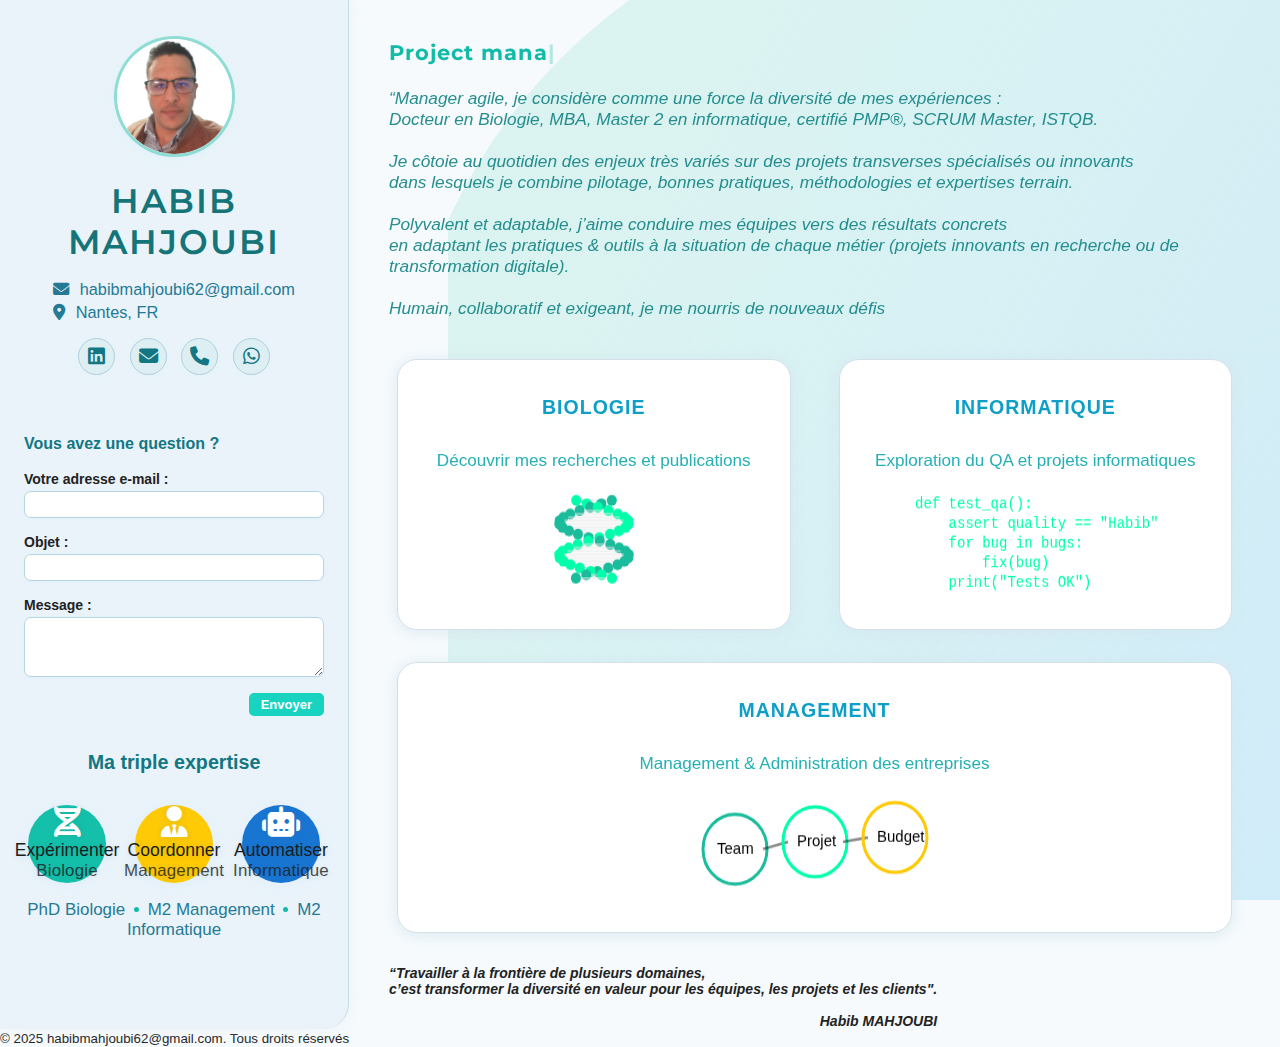
<file: index.html>
<!DOCTYPE html>
<html lang="fr">
<head>
  <link href="https://fonts.googleapis.com/css?family=Montserrat:400,600&display=swap" rel="stylesheet">
  <meta charset="UTF-8">
  <meta name="viewport" content="width=device-width,initial-scale=1.0">
  <title>Habib MAHJOUBI | Ingénieur test QA </title>
  <link rel="stylesheet" href="style.css">
  <!-- Font Awesome pour les icônes  -->
  <link rel="stylesheet" href="https://cdnjs.cloudflare.com/ajax/libs/font-awesome/6.4.2/css/all.min.css">
</head>
<body>
  <!-- Effet background -->
  <div class="right-bg-decoration"></div>
  <div class="container">
    <aside class="profile">
      <div class="profile-pic-wrap">
        <img src="images/profil.png" alt="Photo de profil" class="profile-pic">
      </div>
      <h1>Habib MAHJOUBI </h1>
      <!--<span class="job-title">Ingénieur<br>test QA</span>-->
      <div class="profile-info">
        <p class="email"><i class="fas fa-envelope"></i> habibmahjoubi62@gmail.com</p>
        <p><i class="fas fa-map-marker-alt"></i> Nantes, FR</p>
      </div>
      <div class="social-links">
        <a href="https://www.linkedin.com/in/habib-mahjoubi-20152142/" target="_blank" rel="noopener" title="LinkedIn">
          <i class="fab fa-linkedin"></i>
        </a>
        <a href="mailto:habibmahjoubi62@gmail.com" title="Email"><i class="fas fa-envelope"></i></a>
        <a href="tel:0769308593" title="Téléphone"><i class="fas fa-phone"></i></a>
        <a href="#" title="Whatsapp"><i class="fab fa-whatsapp"></i></a>
      </div>
      <br> 
      <form id="contact-form" class="contact-form">
        <div class="contact-title">Vous avez une question&nbsp;?</div>
        <label>Votre adresse e-mail :</label>
        <input type="email" name="email" required>
        <label>Objet :</label>
        <input name="objet" required>
        <label>Message :</label>
        <textarea name="message" required rows="3"></textarea>
        <button type="submit" class="contact-btn">Envoyer</button>
      </form>
      <div id="popup-confirm" style="
          display:none; 
          position: fixed; left: 16px; top: 16px; 
          background: #1abc9c; color: #fff; 
          padding: 12px 22px; border-radius: 8px; 
          font-size: 15px; font-weight:600; 
          z-index: 99;
          box-shadow: 0 3px 16px #13907b33;
      ">Message envoyé avec succès !</div>
      <h2 class="triskel-title">Ma triple expertise</h2>
      <div class="triskel-flex">
        <div class="triskel-bulle" data-label="Biologie" title="PhD Biologie" style="--col:#14c0aa">
          <i class="fas fa-dna"></i>
          <div class="triskel-keyword">Expérimenter</div>
          <div class="triskel-mini">Biologie</div>
        </div>
        <div class="triskel-bulle" data-label="Management" title="M2 Management" style="--col:#fec905">
          <i class="fas fa-user-tie"></i>
          <div class="triskel-keyword">Coordonner</div>
          <div class="triskel-mini">Management</div>
        </div>
        <div class="triskel-bulle" data-label="Informatique" title="M2 Informatique" style="--col:#1975d2">
          <i class="fas fa-robot"></i>
          <div class="triskel-keyword">Automatiser</div>
          <div class="triskel-mini">Informatique</div>
        </div>
      </div>
      <div class="triskel-sub">
        <span>PhD Biologie</span>
        <span class="triskel-dot"></span>
        <span>M2 Management</span>
        <span class="triskel-dot"></span>
        <span>M2 Informatique</span>
      </div>
    </aside>
    <main class="content">
      <div class="intro">
        <div class="typewriter" id="animated-header"></div>
        <div class="intro-citation">
          “Manager agile, je considère comme une force la diversité de  mes expériences :<br> 
          Docteur en Biologie, MBA, Master 2 en informatique, certifié PMP®, SCRUM Master, ISTQB.<br>
          <br>
          Je côtoie au quotidien des enjeux très variés sur des projets transverses spécialisés ou innovants<br> 
          dans lesquels je combine pilotage, bonnes pratiques, méthodologies et expertises terrain.<br>
          <br>
          Polyvalent et adaptable, j’aime conduire mes équipes vers des résultats concrets<br> 
          en adaptant les pratiques & outils à la situation de chaque métier (projets innovants en recherche ou de transformation digitale).<br>
          <br>
          Humain, collaboratif et exigeant, je me nourris de nouveaux défis<br> 
        </div>
      </div>
      <section class="home-sections">
        <div class="section-block" onclick="window.location.href='bio.html'">
          <h2>BIOLOGIE</h2>
          <div class="section-description">Découvrir mes recherches et publications</div>
          <canvas id="dna-canvas"></canvas>
        </div>
        <div class="section-block" onclick="window.location.href='info.html'">
          <h2>INFORMATIQUE</h2>
          <div class="section-description">Exploration du QA et projets informatiques</div>
          <canvas id="code-canvas"></canvas>
        </div>
        <div class="section-block" onclick="window.location.href='management.html'">
          <h2>MANAGEMENT</h2>
          <div class="section-description">Management & Administration des entreprises</div>
          <canvas id="business-canvas"></canvas>
        </div>
      </section>
        <div style="font-size:14px; font-style:italic; font-weight:bold; width:fit-content; max-width:650px;">
          <br>
          <br>
          “Travailler à la frontière de plusieurs domaines,<br>
          c’est transformer la diversité en valeur pour les équipes, les projets et les clients".<br>
          <br>
          <span style="display:block; text-align:right;">Habib MAHJOUBI</span>
        </div>
    </main>
  </div>
  <script src="script.js">

//pour le bouton retour en bas de la page
window.addEventListener('scroll', function() {
  const topBtn = document.getElementById('top-btn');
  if(window.scrollY > 250) topBtn.style.display = 'block';
  else topBtn.style.display = 'none';
});
  </script>
<a href="#" class="scrolltop-btn" id="top-btn"
  onclick="window.scrollTo({top:0, behavior:'smooth'}); return false;">
  ↑ Retour en haut
</a>
</body>
<footer>
  <small>© 2025 habibmahjoubi62@gmail.com. Tous droits réservés</small>
</footer>
</html>
</file>
<file: style.css>
body { font-family: 'Montserrat', 'Segoe UI', Arial, sans-serif; }
body {
    margin: 0;
    padding: 0;
    font-family: 'Segoe UI', Arial, sans-serif;
    background: #f6fafd;        /* Fond clair */
    color: #222;
}

.container {
    display: flex;
    min-height: 100vh;
}

aside.profile {
    width: 300px;
    background: #eaf3fa;
    border-right: 1.5px solid #c5dde6;
    padding: 36px 24px 0 24px;
    display: flex;
    flex-direction: column;
    align-items: center;
    position: relative;
    min-height: 50vh;
    box-shadow: 0 0 18px #dce7ee55;
}

.profile h1 { margin-bottom: 0; font-size:2rem;}
.profile .job-title { font-size: 1.1em; color: #127782; margin-bottom: 13px; text-align:right;}
.profile-pic { width: 150px; height: 150px; border-radius: 26%; object-fit: cover; background: #d1e3ef;}
.profile-info { margin: 12px 0;}
.social-links { margin: 13px 0;}
.social-links a {
    color: #127782; background: #deeff3; border-radius: 50%; width: 35px; height: 35px; line-height: 35px; margin: 0 5px; text-align: center; transition: background .2s;
    display: inline-block; font-size: 1.2em; border: 1px solid #b1cfde;
}
.social-links a:hover { background: #17d3bf; color: #fff; }
aside footer { position: absolute; bottom: 20px; left: 0; right: 0; width: 100%; text-align: center; font-size: 0.88em; color: #5a6972; }

main.content {
    flex: 1;
    padding: 40px 40px 0 40px;
    background: #f6fafd;
    overflow-y: auto;
}

.intro h2 span { color: #1abc9c; }
.intro p {
    font-size: 2em;
    color: #186063;
}

.home-sections {
    display: flex;
    gap: 32px;
    margin-top: 40px;
    flex-wrap: wrap;
    justify-content: space-around;
}
.section-block {
    flex: 1 1 290px;
    min-width: 285px;
    background: #ffffff;
    border-radius: 18px;
    box-shadow: 0 2px 14px #d5e6eecc;
    margin: 0 8px;
    cursor: pointer;
    padding: 20px 18px 28px 18px;
    text-align: center;
    transition: transform .17s, box-shadow .17s, border-color .2s;
    border: 1.5px solid #d3e0ea;
}
.section-block:hover {
    box-shadow: 0 2px 24px #88f6e055;
    border-color: #17d3bf;
    transform: translateY(-3px) scale(1.025);
}
.section-block h2 {
    color: #127782;
    font-size: 1.18em;
    min-height: 48px;
}
.section-block canvas {
    /*background: #e7f7fa;*/
    background: #ffffff;
    border-radius: 13px;
    width: 100%;
    max-width: 260px;
    height: 120px;
    margin: 10px auto 0 auto;
    display: block;
}
@media (max-width: 900px){
    .container { flex-direction: column;}
    aside.profile { width: 100%; border-right: none; border-bottom: 1px solid #c5dde6; flex-direction:row; justify-content: space-between; height:auto; min-height:unset;}
    main.content { padding: 24px;}
    .home-sections { flex-direction: column; gap: 23px;}
}
@media (max-width: 600px){
    aside.profile { flex-direction: column; align-items: center;}
    main.content { padding: 10px;}
}

/* Pour les pages de détails */
.page-details {
    max-width: 1000px;
    margin: 30px auto;
    padding: 34px 24px 48px 24px;
    border-radius: 17px;
    /*box-shadow: 0 2px 24px #b3d7e466;
    color: #262f33;*/
}
.page-details h1 {
    color: #1abc9c;
    margin-top: 0;
}
.page-details a {
    font-weight: bold;
    color: #127782;
    text-decoration: none;
}
.page-details h2 {
    margin-bottom: 10px;
    color: #1abc99;
}
.page-details h3 {
  color: #127782;
  margin-bottom: 2px;
}
.page-details .exp { margin-bottom: 32px; }
.page-details .periode { color: #888; font-size: 0.95em; }
.page-details ul { margin-bottom: 0; }
.page-details h3 { color: #127782; margin-bottom: 8px;}
.page-details .periode { color:#888; font-size:0.97em;}
.page-details ul { margin-bottom: 20px;}
.page-details ol { margin-bottom: 20px;}
.page-details a { color: #1abc9c; }
.logos-orga {
  display: flex;
  justify-content: center;
  align-items: center;
  gap: 30px;
  margin-top: 40px;
  margin-bottom: 10px;
  flex-wrap: wrap;
}
.logos-orga img {
  height: 46px;
  max-width: 120px;
  object-fit: contain;
  background: #fff;
  border-radius: 8px;
  padding: 6px 12px;
  box-shadow: 0 1px 12px #b8d8ee22;
  transition: transform .16s;
}
.logos-orga img:hover {
  transform: scale(1.07);
  box-shadow: 0 4px 16px #88d6ff44;
}
@media (max-width:500px){
  .logos-orga { gap: 14px; }
  .logos-orga img { height: 32px; max-width: 80px; padding: 3px 4px; }
}
.cert-list {
  margin-top: 18px;
  display: flex;
  flex-direction: column;
  gap: 22px;
}
.cert-item {
  display: flex;
  align-items: flex-start;
  gap: 20px;
  /*background: #eaf3fa;*/
  border-radius: 12px;
  box-shadow: 0 1px 10px #fcfcfc18;
  padding: 15px 18px;
  transition: box-shadow .17s;
}
.cert-item:hover {
  box-shadow: 0 3px 18px #fcfdfd55;
}
.cert-logo {
  width: 48px;
  height: 48px;
  object-fit: contain;
  border-radius: 8px;
  box-shadow: 0 1px 7px #b5e2ff44;
  flex-shrink: 0;
  margin-top: 6px;
}
@media (max-width:600px){
  .cert-item { flex-direction: column; align-items: center; text-align: left; padding: 13px 11px; }
  .cert-logo { margin-bottom: 6px; margin-top: 0; }
}
.cert-item ul {
  margin: 5px 0 0 16px;
  font-size: 0.98em;
}
.cert-item li{margin-bottom:2px;}

/*Animations dans les pages de détails*/
#bg-dna {
  position: fixed;
  top: 0; left: 0;
  width: 100vw;
  height: 100vh;
  z-index: -1;
  pointer-events: none;
  background: transparent;
}

#bg-bugs {
  position: fixed;
  top: 0; left: 0;
  width: 100vw;
  height: 100vh;
  z-index: -1;
  pointer-events: none;
  background: transparent;
}
#bg-management {
  position: fixed;
  left: 0; top: 0;
  width: 100vw;
  height: 100vh;
  z-index: -1;
  pointer-events: none;
  background: transparent;
}
/* -------- Décoration background moderne pour l'accueil -------- */
.right-bg-decoration {
  position: fixed;
  top: 0; right: 0; z-index: 0;
  width: 65vw; height: 100vh;
  background: linear-gradient(120deg, #d4f1edcc 22%, #b1e0f688 98%);
  clip-path: ellipse(68% 62% at 62% 50%);
  pointer-events: none;
}
@media(max-width:900px){
  .right-bg-decoration { width: 100vw; height: 35vh; top:auto; bottom:0; clip-path: ellipse(100% 40% at 60% 98%);}
}

/* ---- Profil modernisé ---- */
.profile {
  border-radius: 0 0 1.6em 0;
  box-shadow: 0 1.5px 24px #c4e7ff18;
  background: #eaf3fa;
  padding-top: 32px;
}
.profile-pic {
  border-radius: 50%;
  border: 3px solid #11bba874;
  box-shadow: 0 2px 13px #b1eaea25;
  width: 115px; height: 115px;
  margin-bottom: 13px;
  background: #f6fafc;
  object-fit: cover;
}
@media(max-width:900px){
  .profile-pic { width: 80px; height: 80px;}
}
.profile h1 {
  font-family: 'Montserrat', Arial, sans-serif;
  text-transform: uppercase;
  font-weight: 600;
  letter-spacing: 2px;
  margin-top: 6px; margin-bottom: 4px;
  color: #157478;
  font-size: 2.1rem;
  text-align: center;
}
.job-title {
  color: #19b3a7;
  font-size: 1.09em;
  font-weight: 500;
  letter-spacing: .8px;
  margin-bottom: 11px;
  display: block;
  line-height: 1.2;
  text-align: center;
}
/* Footer profil discret */
aside footer {
  position: absolute;
  bottom: 14px; left: 0; right: 0;
  text-align: center;
  font-size: 0.93em;
  color: #7bb4c3;
}
/* Mail / lieu plus icônes */
.profile-info .email, .profile-info p { color: #247a95; font-size: 1.02em; margin: 2px 0 4px 0;}
.profile-info .fas { margin-right: 6px; }
.social-links { margin:0 0 15px 0;}
.social-links a {
  box-shadow: 0 2px 8px #c1f3f222;
  transition: background .2s, color .2s, transform .19s;
}
.social-links a:hover { background: #1abc9c; color: #fff; transform:scale(1.11);}
.social-links { margin-bottom: 22px; }

/* --- Intro modernisée + citation */
.intro {
  margin-bottom: 0.4em;
  position: relative;
}
.intro h2 {
  font-size: 2.15em;
  letter-spacing:-1px;
  color: #187d8c;
  font-weight: 600;
  margin: 0 0 8px 0;
  font-family: 'Montserrat', Arial, sans-serif;
}
.intro h2 span { color: #11bba8; font-weight: bold; }
.intro-citation {
  margin-bottom: 0.7em;
  font-size: 1.08em;
  font-style: italic;
  color: #168585;
  text-shadow: 0 1.5px 9px #cbf6fa1a;
  opacity: 0.92;
}

/* --- Sections modernisée, ombre et hover plus "card", mini descriptif --- */
.section-block {
  position: relative;
  overflow: hidden;
  border-radius: 20px;
  transition:
    box-shadow .21s cubic-bezier(0.1,0.7,0.8,1.08),
    border-color .18s,
    transform .18s,
    background .16s;
}
.section-block:hover {
    border-color: #11bba8;
    box-shadow: 0 4px 22px #0abea159;
    transform: scale(1.028) translateY(-2px);
    background: linear-gradient(112deg,#fff 80%,#d9faf696 99%);
}
.section-block h2 {
    font-size: 1.22em;
    letter-spacing: 1px;
    color: #0e9ec6;
    text-shadow: 0 1.5px 7px #cbf6fa2a;
    margin-bottom: 7px;
}
.section-description {
    font-size: 1.07em;
    font-weight: 500;
    color: #0ca7aa;
    opacity: .89;
    margin-bottom: 6px;
}

/* Ajustement pour mobile */
@media (max-width: 900px){
  .intro h2 { font-size: 1.41em;}
  .profile h1 { font-size: 1.55rem;}
  .section-block { border-radius: 12px;}
}
@media (max-width: 600px){
  .intro, .home-sections, .section-block { text-align: center; }
  .right-bg-decoration { display: none; }
}
/*section bas de page d'accueil*/
.home-quote {
  margin: 48px auto 14px auto;
  text-align: center;
  font-size: 1.13em;
  font-style: italic;
  color: #13907b;
  padding: 14px 8px 10px 8px;
  max-width: 700px;
  opacity: 0.92;
  letter-spacing: .01em;
  background: linear-gradient(90deg, #eaf3fa 11%, #f4fafd 90%);
  border-radius: 23px;
  box-shadow: 0 3px 16px #0a0a0a22;
}
@media (max-width:600px) {
  .home-quote { font-size: 1em; max-width: 98vw; margin: 32px 2vw; }
}

#contact-form input, #contact-form textarea {
  box-shadow: 0 1px 4px #cce7ef26;
  outline: none;
}
#contact-form input:focus, #contact-form textarea:focus {
  border-color: #1abc9c;
  box-shadow: 0 2px 8px #1abc9c18;
}
#contact-form button:hover {
  background: #139aa1;
}
#worldmap-visits {
  margin-bottom: 24px;
}
#svg-map {
  background: #f7fafc;
  border-radius: 18px;
  box-shadow: 0 2px 11px #c1eaea18;
}
#count-visits {
  font-family: 'Montserrat', Arial, sans-serif;
}

/*CSS formulaire de contact page accueil*/
.contact-form {
  width: 100%;
  max-width: 440px;
  margin-top: 20px;
  display: flex;
  flex-direction: column;
}

.contact-title {
  font-weight: bold;
  font-size: 16px;
  color: #127782;
  margin-bottom: 12px;
  width: 100%;
}

.contact-form label {
  font-weight: 600;
  font-size: 14px;
  margin-bottom: 4px;
  margin-top: 6px;
}

.contact-form input,
.contact-form textarea {
  width: 100%;
  max-width: 100%;
  min-width: 0;
  box-sizing: border-box;
  padding: 5px 8px;
  border-radius: 7px;
  border: 1px solid #b4d5e1;
  margin-bottom: 10px;
  font-size: 13px;
  background: #fff;
  color: #222;
  resize: vertical;
}

.contact-form textarea {
  min-height: 60px;
}

.contact-btn {
  padding: 4px 12px;
  background: #17d3bf;
  color: #fff;
  border: none;
  border-radius: 5px;
  font-size: 13px;
  font-weight: 600;
  cursor: pointer;
  margin-top: 6px;
  align-self: flex-end;
  transition: background .14s, transform .14s;
  min-width:70px;
}
.contact-btn:hover {
  background: #139aa1;
  transform: scale(1.08);
}

/* Responsive */
@media (max-width: 700px) {
  .contact-form {
    max-width: 99vw;
    padding-left: 0;
    padding-right: 0;
  }
}
/**/

.info-hero {
  display: flex; align-items: center;
  gap: 32px; padding: 16px 0 23px 8px;
  border-radius: 15px; margin-bottom: 16px;
  background: linear-gradient(90deg, #f5fbfc 60%, #d6eff2 100%);
  box-shadow: 0 2px 14px #d5e6ee22;
}
.info-avatar {
  border-radius: 50%;
  width: 76px; height: 76px; object-fit: cover;
  border: 3px solid #11bba8;
  background: #f3fcfc;
  box-shadow: 0 2px 11px #b1eaea45;
}
.info-hero-content h1 { margin: 0 0 4px 0; color: #11bba8;}
.info-hero-content h2 { margin: 0 0 9px 0; font-size: 1.15em; color: #127782;}
.info-hero blockquote {
  font-size: 1em; color: #1c7d88; background: #eaf3fa99; border-radius: 8px;
  margin: 5px 0 0 0; padding: 5px 15px; border-left: 3px solid #11bba8; font-style: italic;
}
.info-diplome {
  display: flex; align-items: center; gap: 12px;
  margin: 10px 0 6px 0;
}
.logo-diplome { height: 38px; min-width: 38px; background:#fff; border-radius:7px; box-shadow:0 1px 6px #cffaf824;}
.timeline-vertical {
  border-left: 3px solid #11bba8; position: relative; margin: 34px 0 55px 20px; padding-left: 35px;
}
.eventV {
  position: relative; margin-bottom: 38px;
}
.event-yearV {
  position: absolute; left: -55px; top: 0; z-index: 3;
  background: #fff; color: #11bba8; font-weight: bold; font-size: 1.12em;
  border-radius: 8px; min-width: 45px; text-align: right; padding-right:8px;
}
.event-contentV {
  background: #eaf3fa;
  border-radius: 12px;
  box-shadow: 0 2px 12px #deede922;
  padding: 15px 18px 9px 20px;
  margin-left: 0; font-size: 0.99em;
}
/* Tag skills */
.tech-tags { margin-bottom: 30px;}
.tag {
  display: inline-block; background: #eaf3fa;
  color: #13907b; font-family: 'Montserrat', Arial, sans-serif;
  border-radius: 9px; padding: 5px 16px; margin: 0 6px 8px 0;
  font-size:0.99em; font-weight:600;
  box-shadow: 0 1px 7px #c1eaef12; transition:background .13s;
}
.tag:hover { background:#11bba8; color:#fff;}
/* Certifications en cards badge */
.cert-board {
  display: flex; flex-wrap: wrap; gap: 24px; 
  margin: 22px 0 34px 0; 
  justify-content: center;
}
.cert-flip {
  width: 140px; height: 170px; perspective: 700px; margin-bottom: 8px;
}
.cert-flip-inner {
  position: relative; width: 100%; height: 100%;
  transition: transform 0.7s cubic-bezier(.5,1.8,.5,.9);
  transform-style: preserve-3d;
}
.cert-flip:hover .cert-flip-inner, .cert-flip:focus-within .cert-flip-inner {
  transform: rotateY(180deg);
}
.cert-flip-front, .cert-flip-back {
  position: absolute;
  width: 100%; height: 100%;
  backface-visibility: hidden;
  display: flex; flex-direction: column; align-items: center; justify-content: center;
  border-radius: 14px; box-shadow: 0 2px 8px #0bb7a118;
  font-size: 1em; text-align: center;
  background: #f8fcff;
  color: #127782;
}
.cert-flip-front img {
  height: 48px; margin-bottom: 10px;
}
.cert-flip-front div { font-weight: bold; font-size:1em; margin-top: 4px;}
.cert-flip-back {
  background: #11bba8;
  color: #fff;
  transform: rotateY(180deg);
  padding: 12px 8px;
  font-size: 0.97em;
  border-radius: 14px; 
  box-shadow: 0 1px 8px #0bb7a123;
  display: flex; flex-direction: column; align-items: center; justify-content: center;
}
.cert-flip:focus-within .cert-flip-inner { transform: rotateY(180deg);}
.cert-flip { cursor: pointer;}
@media (max-width: 700px){
  .cert-board { gap:13px; }
  .cert-flip { width: 48vw; min-width:110px; height: 128px; }
}
 /*ajouter bouton retour dans la page bio*/
.scrolltop-btn {
  position: fixed;
  right: 24px;
  bottom: 32px;
  z-index: 9999;
  background: #eaf3fa;
  color: #127782;
  font-weight: bold;
  padding: 12px 20px;
  border-radius: 10px;
  font-size: 1.08em;
  box-shadow: 0 4px 18px #0bb8a111;
  border: none;
  text-decoration: none;
  transition: background 0.2s, color 0.2s, box-shadow 0.16s;
  opacity: 0.92;
  display: none; /* caché par défaut */
}
.scrolltop-btn:hover {
  background: #11bba8;
  color: #fff;
  box-shadow: 0 6px 24px #11bba822;
}
@media (max-width: 700px){
  .scrolltop-btn {
    right: 12px; 
    bottom: 14px;
    font-size: 0.98em;
    padding: 9px 14px;
  }
}
/*pour image entete page bio*/
.swiper-container {
  width: 100%;
  max-width: 600px;
  margin: 20px auto;
  border-radius: 10px;
  box-shadow: 0 4px 10px rgba(0, 0, 0, 0.1);
}
.swiper-slide {
  display: flex;
  flex-direction: column;
  align-items: center;
  text-align: center;
  padding: 10px;
}
.swiper-slide img {
  width: 100%;
  max-height: 300px;
  object-fit: cover;
  border-radius: 8px;
}
.swiper-slide p {
  margin-top: 10px;
  color: #555;
  font-size: 14px;
}
.swiper-container {
  background: none; /* Supprime le fond */
  border: none; /* Supprime le contour */
  box-shadow: none; /* Supprime l'ombre si elle existe */
}
.bio-hero-content {
  position: relative;
  z-index: 2; /* Assurez-vous que cette section est au-dessus des images */
}

.swiper-container {
  z-index: 1; /* Assurez-vous que la galerie reste en arrière-plan */
}

/*CSS pour la section KANBAN de la page management*/
.kanban-board { display: flex; gap: 16px; margin: 13px 0 23px 0; flex-wrap: wrap; }
.kanban-col {
  background: #eaf3fa; border-radius: 10px; min-width: 150px; max-width: 220px; min-height: 100px;
  flex: 1 1 140px; display: flex; flex-direction: column; box-shadow: 0 1px 9px #b7e7ff15; padding: 7px 7px 10px 7px;
}
.kanban-col h4 {
  color:#11bba8; margin:7px 0 6px 0; font-size:1em; text-align:center; font-weight:bold;
}
.kanban-list { flex:1 1 0; }
.kanban-card {
  background: #fff; color: #127782; margin: 6px 1px 0 1px; border-radius: 7px;
  box-shadow: 0 1px 6px #b7e7ff13; padding: 8px 7px; font-size: .97em; cursor: grab;
  transition: box-shadow .14s, background .14s, min-height .18s, color .11s;
  min-height: 25px; font-weight: 500; display: flex; align-items: center; justify-content: space-between;
  border-left: 4px solid #def7f1;
  position: relative;
}
.kanban-card.late { border-left-color: #db4730; }
.kanban-card.doing { border-left-color: #ffe06a; }
.kanban-card.done { border-left-color: #23ba59; }
.kanban-card.todo { border-left-color: #1980f2; }
.kanban-card.verify { border-left-color: #ff6aff; }
.kanban-card .kanban-status-dot {
  width:15px; height:12px; margin-left:6px; border-radius:70%; border:1.4px solid #ddd; display:inline-block; vertical-align:middle;
}

.col-progress { font-size:.93em; background:#def7ea; padding:1px 8px; border-radius:5px; margin-left:3px; color:#11bba8;font-weight:600;}
.kanban-kpi-wrap { display: flex; align-items: center; flex-wrap: wrap; gap: 14px 23px; margin: 12px 0 7px 7px; font-size:1em; font-weight:bold; color:#127782;}
.kanban-progress-bar { display: inline-block; background: #ddeeee; border-radius: 13px; height: 13px; width: 120px; overflow: hidden; vertical-align: middle; margin-left: 7px;}
.kanban-progress { background: linear-gradient(90deg,#11bba8 20%,#16ba7c 90%); height: 100%; transition: width 0.5s;}
.kanban-success { margin-top:14px;padding:10px 14px;background:#e3ffd5; border-radius:10px; color:#23ab46;font-size:1.02em; text-align:center; box-shadow:0 1px 8px #b7e7ff19;}
@media (max-width:800px){ .kanban-board{flex-direction:column;gap:12px;} .kanban-col{max-width:98vw;} }

/*style icoe pdf dans page bio*/
.pdf-link {
  margin-top: 9px; 
  display: inline-block; 
  color: #db4730;
  font-size: 1.5em;
  vertical-align: middle;
  transition: color .18s;
}
.pdf-link:hover { color:#c90000; }


.typewriter {
  font-size:1.32em;
  color: #11bba8;
  font-family: 'Montserrat', monospace;
  min-height: 36px;
  margin-bottom:12px;
  font-weight:bold;
  letter-spacing: 1px;
}

/*css pour triple compét*/
.triskel-title {
  text-align:center;
  color:#127782;
  font-size:1.23em;
  font-weight:600;
  margin:35px 0 15px 0;
}

.triskel-flex {
  display: flex;
  gap: 29px;
  justify-content: center;
  align-items: center;
  margin: 16px 0 11px 0;
}

.triskel-bulle {
  background: var(--col,#11bba8);
  border-radius: 50%;
  width: 78px;
  height: 78px;
  box-shadow: 0 2px 16px #b7e7ff28;
  color: #fff;
  display: flex;
  flex-direction: column;
  align-items: center;
  justify-content: center;
  font-size: 1.1em;
  cursor: pointer;
  position: relative;
  transition: .37s cubic-bezier(.56,.13,.32,1.31);
  outline: none;
  text-shadow: 0 1px 6px #247a9524;
  min-width: 46px;
  min-height: 46px;
  max-width: 120px;
  max-height: 120px;
}
.triskel-bulle i {font-size:1.73em;margin-bottom:2px;}
.triskel-keyword {font-size:1em;font-weight:50;color: #1b1c1c;}
.triskel-mini { font-size:.96em;letter-spacing:.01em;opacity:.8;color: #1b1c1c;}
.triskel-bulle:hover,
.triskel-bulle:focus {
  background: linear-gradient(110deg,var(--col,#11bba8) 65%,#fff 100%);
  color: #127782;
  transform: scale(1.125);
  z-index: 2;
  box-shadow: 0 6px 32px #11bba822;
}
.triskel-bulle:hover .triskel-keyword .triskel-mini, 
.triskel-bulle:focus .triskel-keyword .triskel-mini {
  color: #0b7b6e;
  letter-spacing: .03em;
  text-shadow: 0 1px 8px #fff8;
}
.triskel-dot {
  display: inline-block;
  width: 5px;
  height: 5px;
  background: #11bba8;
  border-radius: 50%;
  margin: 0 4px 2px 4px;
  vertical-align: middle;
}
.triskel-sub {
  text-align: center;
  color: #247a95;
  font-size: 1.06em;
  font-weight: 400;
  margin-bottom: 17px;
  margin-top: 6px;
}

@media (max-width:700px) {
  .triskel-flex { gap: 7vw;}
}
@media (max-width:600px) {
  .triskel-flex {
    flex-direction: column;
    gap: 20px;
    align-items: center;
  }
  .triskel-bulle {
    width: 20vw;
    height: 20vw;
    min-width: 42px;
    min-height: 42px;
    max-width: 75px;
    max-height: 75px;
  }
}
</file>
